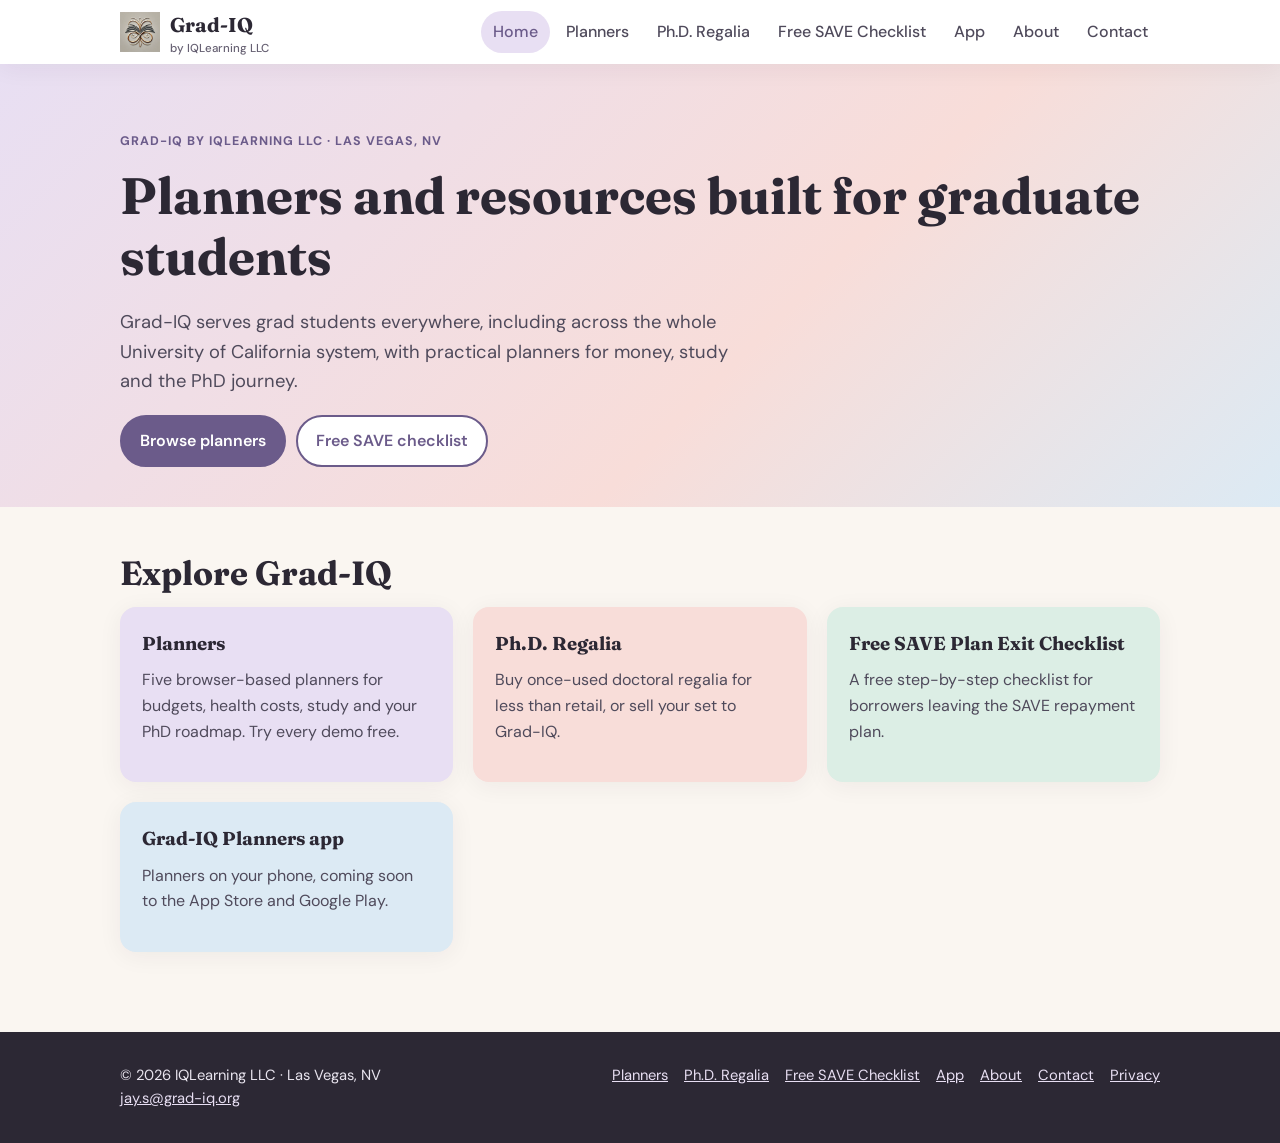
<file: index.html>
<!doctype html><html lang="en"><head><meta charset="utf-8"><meta name="viewport" content="width=device-width,initial-scale=1">
<title>Home · Grad-IQ</title><meta name="description" content="Grad-IQ by IQLearning LLC: planners and resources for graduate students."><link rel="icon" href="assets/img/favicon.svg"><link rel="stylesheet" href="assets/site.css"></head><body>
<header><div class="wrap bar"><a class="brand" href="index.html"><img src="assets/img/iq-learning-logo.png" alt="IQ Learning logo"><span>Grad-IQ<small>by IQLearning LLC</small></span></a>
<button class="menu" aria-expanded="false" aria-controls="nav">Menu</button><nav id="nav" aria-label="Main"><ul><li><a href="index.html" aria-current="page">Home</a></li><li><a href="planners.html">Planners</a></li><li><a href="regalia.html">Ph.D. Regalia</a></li><li><a href="save-checklist.html">Free SAVE Checklist</a></li><li><a href="app.html">App</a></li><li><a href="about.html">About</a></li><li><a href="contact.html">Contact</a></li></ul></nav></div></header>
<main><div class="hero"><div class="wrap"><p class="eyebrow">Grad-IQ by IQLearning LLC · Las Vegas, NV</p>
<h1>Planners and resources built for graduate students</h1><p class="lede">Grad-IQ serves grad students everywhere, including across the whole University of California system, with practical planners for money, study and the PhD journey.</p>
<div class="btns"><a class="btn primary" href="planners.html">Browse planners</a><a class="btn" href="save-checklist.html">Free SAVE checklist</a></div></div></div>
<section><div class="wrap"><h2>Explore Grad-IQ</h2><div class="grid">
<a class="card tint4" href="planners.html" style="text-decoration:none;color:inherit"><h3>Planners</h3><p>Five browser-based planners for budgets, health costs, study and your PhD roadmap. Try every demo free.</p></a>
<a class="card tint3" href="regalia.html" style="text-decoration:none;color:inherit"><h3>Ph.D. Regalia</h3><p>Buy once-used doctoral regalia for less than retail, or sell your set to Grad-IQ.</p></a>
<a class="card tint1" href="save-checklist.html" style="text-decoration:none;color:inherit"><h3>Free SAVE Plan Exit Checklist</h3><p>A free step-by-step checklist for borrowers leaving the SAVE repayment plan.</p></a>
<a class="card tint2" href="app.html" style="text-decoration:none;color:inherit"><h3>Grad-IQ Planners app</h3><p>Planners on your phone, coming soon to the App Store and Google Play.</p></a>
</div></div></section></main>
<footer><div class="wrap cols"><div>© 2026 IQLearning LLC · Las Vegas, NV<br><a href="mailto:jay.s@grad-iq.org">jay.s@grad-iq.org</a></div>
<ul><li><a href="planners.html">Planners</a></li><li><a href="regalia.html">Ph.D. Regalia</a></li><li><a href="save-checklist.html">Free SAVE Checklist</a></li><li><a href="app.html">App</a></li><li><a href="about.html">About</a></li><li><a href="contact.html">Contact</a></li><li><a href="privacy.html">Privacy</a></li></ul></div></footer>
<script src="assets/config.js"></script><script src="assets/site.js"></script></body></html>
</file>
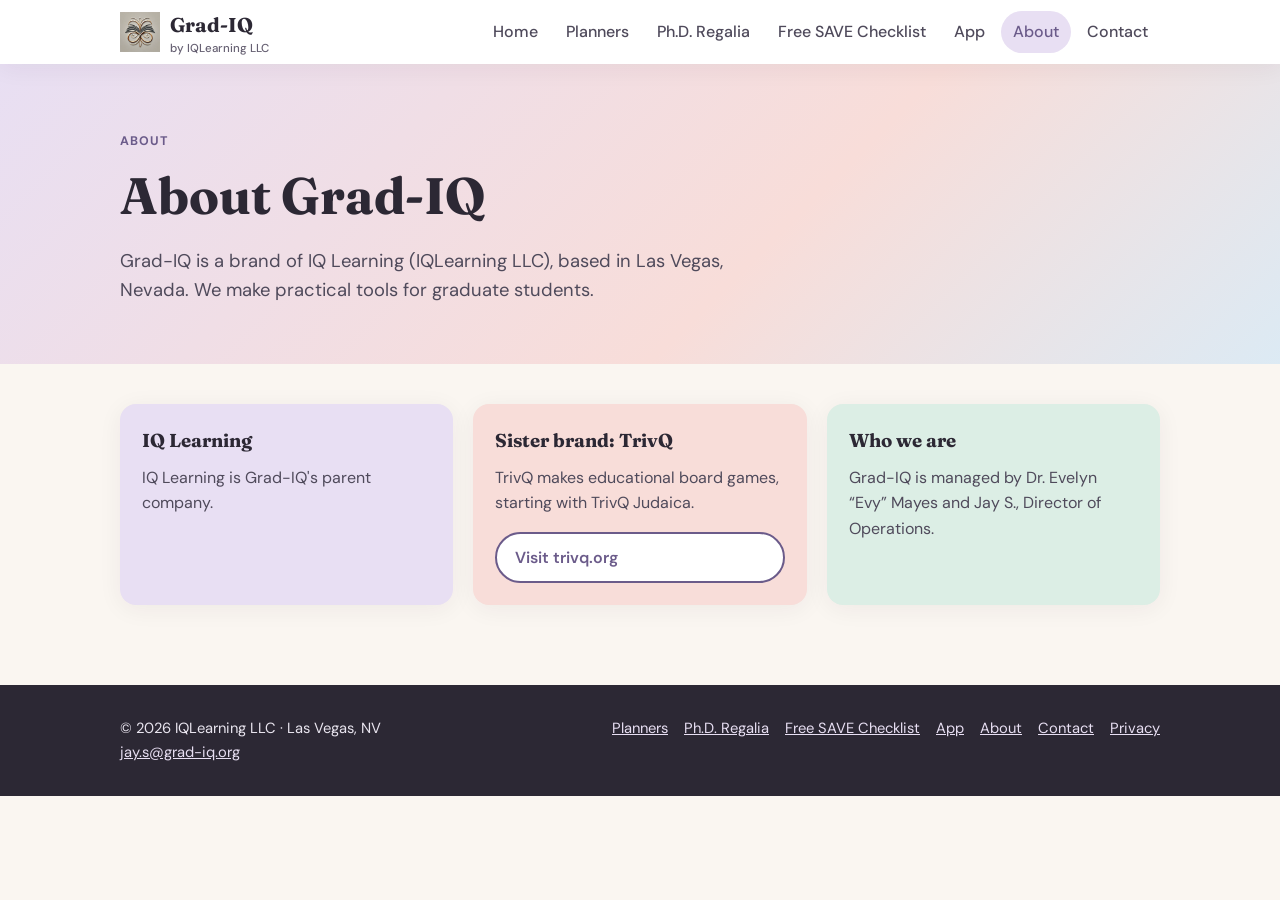
<file: about.html>
<!doctype html><html lang="en"><head><meta charset="utf-8"><meta name="viewport" content="width=device-width,initial-scale=1">
<title>About · Grad-IQ</title><meta name="description" content="About Grad-IQ and IQ Learning."><link rel="icon" href="assets/img/favicon.svg"><link rel="stylesheet" href="assets/site.css"></head><body>
<header><div class="wrap bar"><a class="brand" href="index.html"><img src="assets/img/iq-learning-logo.png" alt="IQ Learning logo"><span>Grad-IQ<small>by IQLearning LLC</small></span></a>
<button class="menu" aria-expanded="false" aria-controls="nav">Menu</button><nav id="nav" aria-label="Main"><ul><li><a href="index.html">Home</a></li><li><a href="planners.html">Planners</a></li><li><a href="regalia.html">Ph.D. Regalia</a></li><li><a href="save-checklist.html">Free SAVE Checklist</a></li><li><a href="app.html">App</a></li><li><a href="about.html" aria-current="page">About</a></li><li><a href="contact.html">Contact</a></li></ul></nav></div></header>
<main><div class="hero"><div class="wrap"><p class="eyebrow">About</p><h1>About Grad-IQ</h1><p class="lede">Grad-IQ is a brand of IQ Learning (IQLearning LLC), based in Las Vegas, Nevada. We make practical tools for graduate students.</p></div></div>
<section><div class="wrap grid"><div class="card tint4"><h3>IQ Learning</h3><p>IQ Learning is Grad-IQ's parent company.</p></div>
<div class="card tint3"><h3>Sister brand: TrivQ</h3><p>TrivQ makes educational board games, starting with TrivQ Judaica.</p><div class="spacer"></div><a class="btn" href="https://trivq.org" target="_blank" rel="noopener">Visit trivq.org</a></div>
<div class="card tint1"><h3>Who we are</h3><p>Grad-IQ is managed by Dr. Evelyn &ldquo;Evy&rdquo; Mayes and Jay S., Director of Operations.</p></div></div></section></main>
<footer><div class="wrap cols"><div>© 2026 IQLearning LLC · Las Vegas, NV<br><a href="mailto:jay.s@grad-iq.org">jay.s@grad-iq.org</a></div>
<ul><li><a href="planners.html">Planners</a></li><li><a href="regalia.html">Ph.D. Regalia</a></li><li><a href="save-checklist.html">Free SAVE Checklist</a></li><li><a href="app.html">App</a></li><li><a href="about.html">About</a></li><li><a href="contact.html">Contact</a></li><li><a href="privacy.html">Privacy</a></li></ul></div></footer>
<script src="assets/config.js"></script><script src="assets/site.js"></script></body></html>
</file>
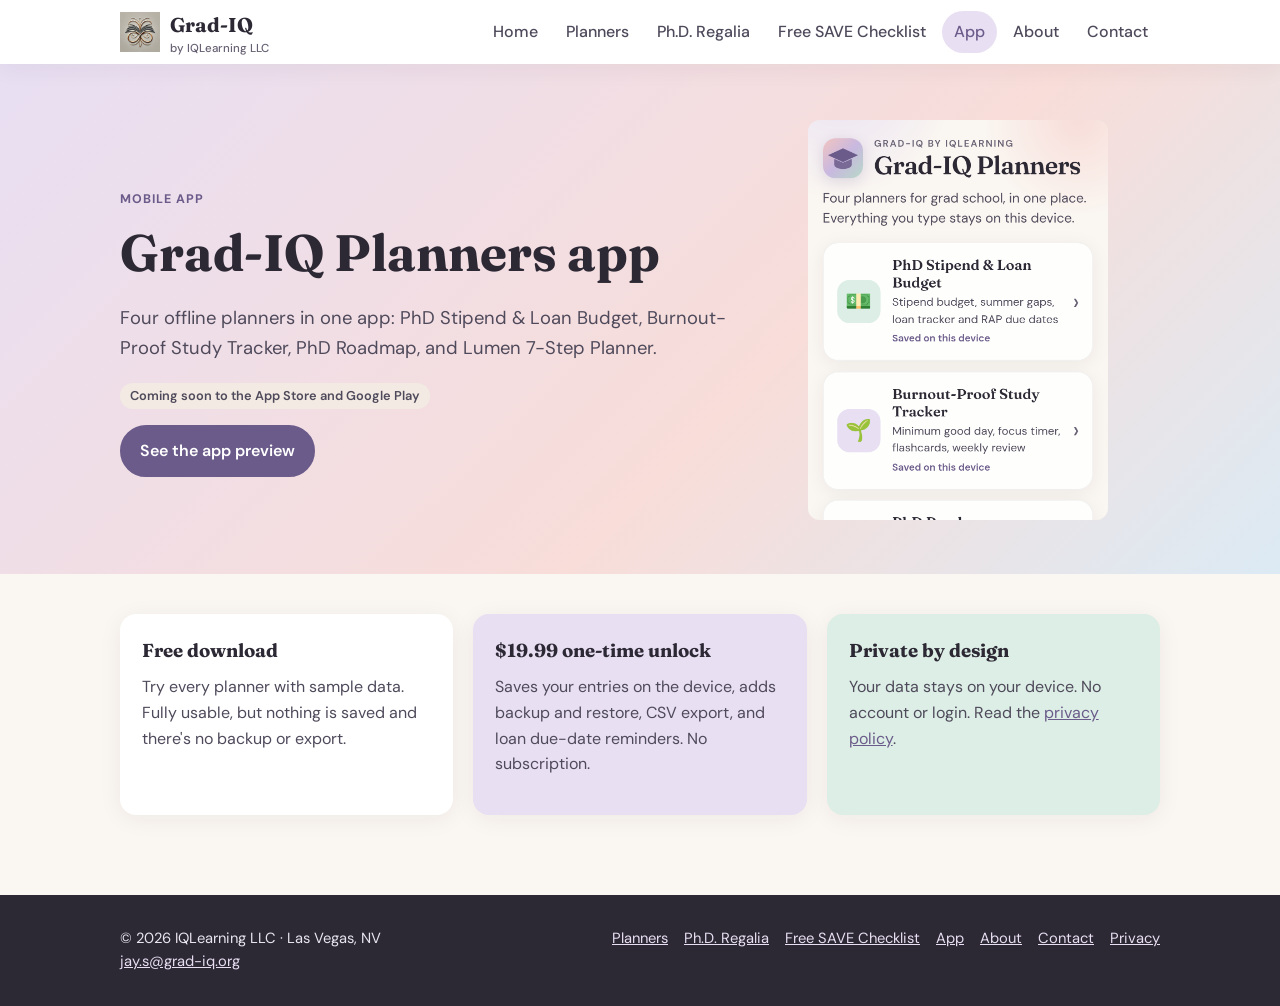
<file: app.html>
<!doctype html><html lang="en"><head><meta charset="utf-8"><meta name="viewport" content="width=device-width,initial-scale=1">
<title>App · Grad-IQ</title><meta name="description" content="Grad-IQ Planners app for iPhone, iPad and Android."><link rel="icon" href="assets/img/favicon.svg"><link rel="stylesheet" href="assets/site.css"></head><body>
<header><div class="wrap bar"><a class="brand" href="index.html"><img src="assets/img/iq-learning-logo.png" alt="IQ Learning logo"><span>Grad-IQ<small>by IQLearning LLC</small></span></a>
<button class="menu" aria-expanded="false" aria-controls="nav">Menu</button><nav id="nav" aria-label="Main"><ul><li><a href="index.html">Home</a></li><li><a href="planners.html">Planners</a></li><li><a href="regalia.html">Ph.D. Regalia</a></li><li><a href="save-checklist.html">Free SAVE Checklist</a></li><li><a href="app.html" aria-current="page">App</a></li><li><a href="about.html">About</a></li><li><a href="contact.html">Contact</a></li></ul></nav></div></header>
<main><div class="hero"><div class="wrap split"><div><p class="eyebrow">Mobile app</p><h1>Grad-IQ Planners app</h1><p class="lede">Four offline planners in one app: PhD Stipend &amp; Loan Budget, Burnout-Proof Study Tracker, PhD Roadmap, and Lumen 7-Step Planner.</p>
<p><span class="tag">Coming soon to the App Store and Google Play</span></p><div class="btns"><a class="btn primary" href="https://gradiq.github.io/grad-iq-app-preview/" target="_blank" rel="noopener">See the app preview</a></div></div>
<img class="shot" style="max-width:300px;justify-self:center" src="assets/img/app.png" alt="Grad-IQ Planners app home screen"></div></div>
<section><div class="wrap"><div class="grid"><div class="card"><h3>Free download</h3><p>Try every planner with sample data. Fully usable, but nothing is saved and there's no backup or export.</p></div>
<div class="card tint4"><h3>$19.99 one-time unlock</h3><p>Saves your entries on the device, adds backup and restore, CSV export, and loan due-date reminders. No subscription.</p></div>
<div class="card tint1"><h3>Private by design</h3><p>Your data stays on your device. No account or login. Read the <a href="privacy.html">privacy policy</a>.</p></div></div></div></section></main>
<footer><div class="wrap cols"><div>© 2026 IQLearning LLC · Las Vegas, NV<br><a href="mailto:jay.s@grad-iq.org">jay.s@grad-iq.org</a></div>
<ul><li><a href="planners.html">Planners</a></li><li><a href="regalia.html">Ph.D. Regalia</a></li><li><a href="save-checklist.html">Free SAVE Checklist</a></li><li><a href="app.html">App</a></li><li><a href="about.html">About</a></li><li><a href="contact.html">Contact</a></li><li><a href="privacy.html">Privacy</a></li></ul></div></footer>
<script src="assets/config.js"></script><script src="assets/site.js"></script></body></html>
</file>
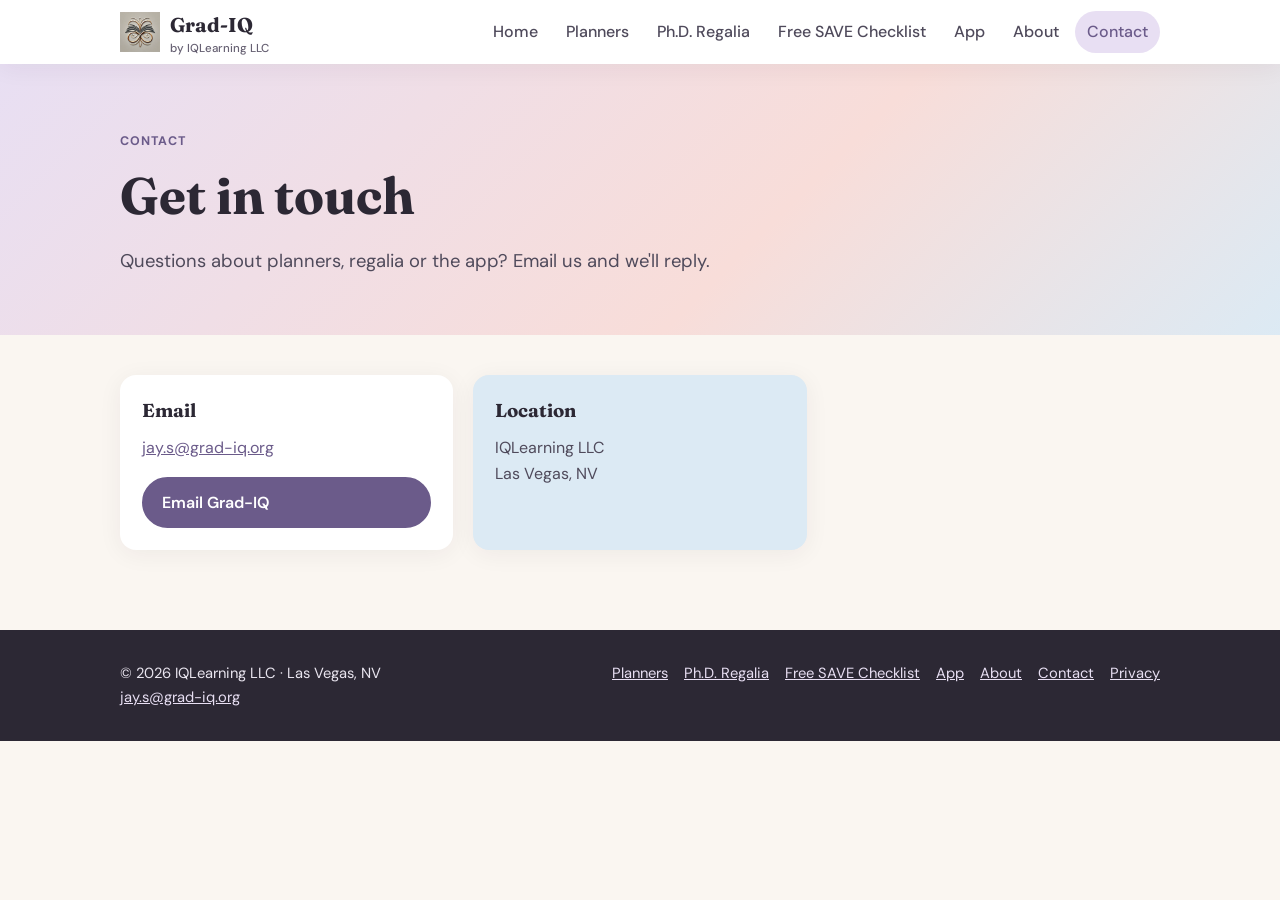
<file: contact.html>
<!doctype html><html lang="en"><head><meta charset="utf-8"><meta name="viewport" content="width=device-width,initial-scale=1">
<title>Contact · Grad-IQ</title><meta name="description" content="Contact Grad-IQ."><link rel="icon" href="assets/img/favicon.svg"><link rel="stylesheet" href="assets/site.css"></head><body>
<header><div class="wrap bar"><a class="brand" href="index.html"><img src="assets/img/iq-learning-logo.png" alt="IQ Learning logo"><span>Grad-IQ<small>by IQLearning LLC</small></span></a>
<button class="menu" aria-expanded="false" aria-controls="nav">Menu</button><nav id="nav" aria-label="Main"><ul><li><a href="index.html">Home</a></li><li><a href="planners.html">Planners</a></li><li><a href="regalia.html">Ph.D. Regalia</a></li><li><a href="save-checklist.html">Free SAVE Checklist</a></li><li><a href="app.html">App</a></li><li><a href="about.html">About</a></li><li><a href="contact.html" aria-current="page">Contact</a></li></ul></nav></div></header>
<main><div class="hero"><div class="wrap"><p class="eyebrow">Contact</p><h1>Get in touch</h1><p class="lede">Questions about planners, regalia or the app? Email us and we'll reply.</p></div></div>
<section><div class="wrap grid"><div class="card"><h3>Email</h3><p><a href="mailto:jay.s@grad-iq.org">jay.s@grad-iq.org</a></p><a class="btn primary" href="mailto:jay.s@grad-iq.org">Email Grad-IQ</a></div>
<div class="card tint2"><h3>Location</h3><p>IQLearning LLC<br>Las Vegas, NV</p></div></div></section></main>
<footer><div class="wrap cols"><div>© 2026 IQLearning LLC · Las Vegas, NV<br><a href="mailto:jay.s@grad-iq.org">jay.s@grad-iq.org</a></div>
<ul><li><a href="planners.html">Planners</a></li><li><a href="regalia.html">Ph.D. Regalia</a></li><li><a href="save-checklist.html">Free SAVE Checklist</a></li><li><a href="app.html">App</a></li><li><a href="about.html">About</a></li><li><a href="contact.html">Contact</a></li><li><a href="privacy.html">Privacy</a></li></ul></div></footer>
<script src="assets/config.js"></script><script src="assets/site.js"></script></body></html>
</file>
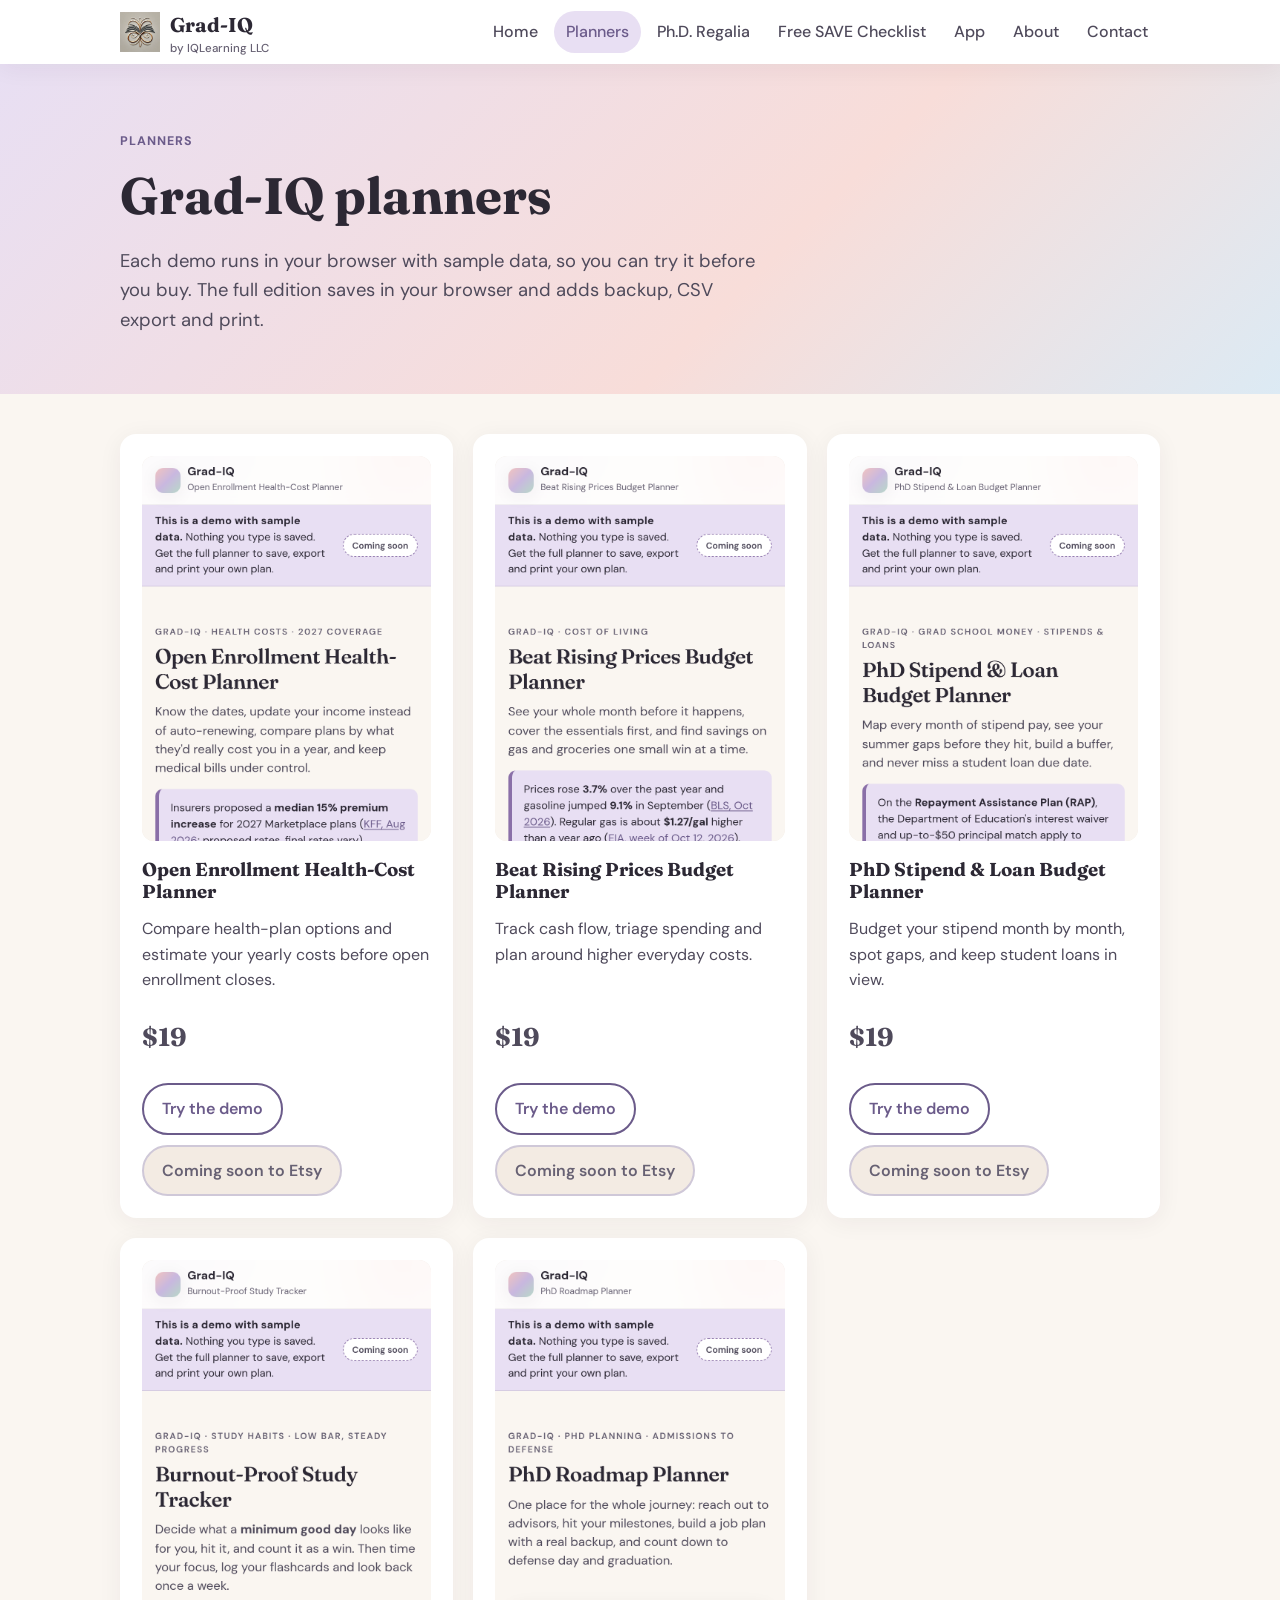
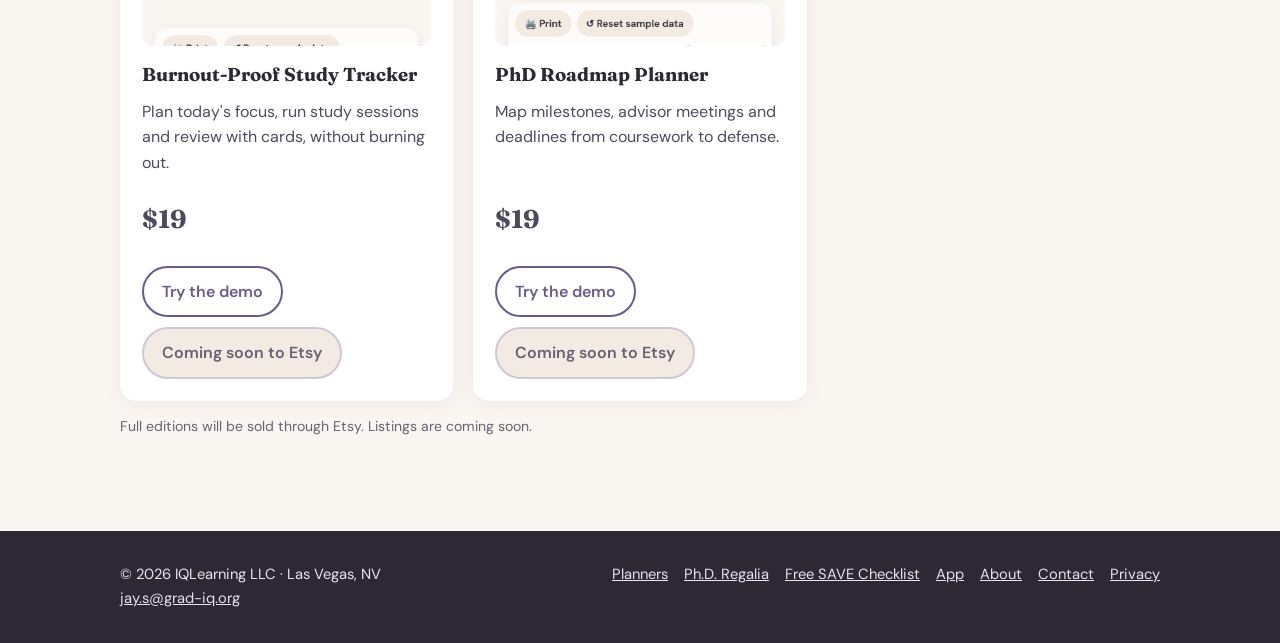
<file: planners.html>
<!doctype html><html lang="en"><head><meta charset="utf-8"><meta name="viewport" content="width=device-width,initial-scale=1">
<title>Planners · Grad-IQ</title><meta name="description" content="Grad-IQ planners for graduate students, $19 each."><link rel="icon" href="assets/img/favicon.svg"><link rel="stylesheet" href="assets/site.css"></head><body>
<header><div class="wrap bar"><a class="brand" href="index.html"><img src="assets/img/iq-learning-logo.png" alt="IQ Learning logo"><span>Grad-IQ<small>by IQLearning LLC</small></span></a>
<button class="menu" aria-expanded="false" aria-controls="nav">Menu</button><nav id="nav" aria-label="Main"><ul><li><a href="index.html">Home</a></li><li><a href="planners.html" aria-current="page">Planners</a></li><li><a href="regalia.html">Ph.D. Regalia</a></li><li><a href="save-checklist.html">Free SAVE Checklist</a></li><li><a href="app.html">App</a></li><li><a href="about.html">About</a></li><li><a href="contact.html">Contact</a></li></ul></nav></div></header>
<main><div class="hero"><div class="wrap"><p class="eyebrow">Planners</p><h1>Grad-IQ planners</h1><p class="lede">Each demo runs in your browser with sample data, so you can try it before you buy. The full edition saves in your browser and adds backup, CSV export and print.</p></div></div>
<section><div class="wrap"><div class="grid"><article class="card"><img class="shot" src="assets/img/open-enrollment.png" alt="Open Enrollment Health-Cost Planner demo on a phone" loading="lazy"><h3>Open Enrollment Health-Cost Planner</h3><p>Compare health-plan options and estimate your yearly costs before open enrollment closes.</p><div class="spacer"></div>
<p class="price">$19</p><div class="btns"><a class="btn" href="https://gradiq.github.io/open-enrollment-planner/" target="_blank" rel="noopener">Try the demo</a><a class="btn disabled" data-buy="open-enrollment" aria-disabled="true">Coming soon to Etsy</a></div></article><article class="card"><img class="shot" src="assets/img/beat-rising-prices.png" alt="Beat Rising Prices Budget Planner demo on a phone" loading="lazy"><h3>Beat Rising Prices Budget Planner</h3><p>Track cash flow, triage spending and plan around higher everyday costs.</p><div class="spacer"></div>
<p class="price">$19</p><div class="btns"><a class="btn" href="https://gradiq.github.io/beat-rising-prices-planner/" target="_blank" rel="noopener">Try the demo</a><a class="btn disabled" data-buy="beat-rising-prices" aria-disabled="true">Coming soon to Etsy</a></div></article><article class="card"><img class="shot" src="assets/img/phd-stipend-loan.png" alt="PhD Stipend &amp; Loan Budget Planner demo on a phone" loading="lazy"><h3>PhD Stipend &amp; Loan Budget Planner</h3><p>Budget your stipend month by month, spot gaps, and keep student loans in view.</p><div class="spacer"></div>
<p class="price">$19</p><div class="btns"><a class="btn" href="https://gradiq.github.io/phd-stipend-loan-planner/" target="_blank" rel="noopener">Try the demo</a><a class="btn disabled" data-buy="phd-stipend-loan" aria-disabled="true">Coming soon to Etsy</a></div></article><article class="card"><img class="shot" src="assets/img/burnout-proof-study.png" alt="Burnout-Proof Study Tracker demo on a phone" loading="lazy"><h3>Burnout-Proof Study Tracker</h3><p>Plan today's focus, run study sessions and review with cards, without burning out.</p><div class="spacer"></div>
<p class="price">$19</p><div class="btns"><a class="btn" href="https://gradiq.github.io/burnout-proof-study-tracker/" target="_blank" rel="noopener">Try the demo</a><a class="btn disabled" data-buy="burnout-proof-study" aria-disabled="true">Coming soon to Etsy</a></div></article><article class="card"><img class="shot" src="assets/img/phd-roadmap.png" alt="PhD Roadmap Planner demo on a phone" loading="lazy"><h3>PhD Roadmap Planner</h3><p>Map milestones, advisor meetings and deadlines from coursework to defense.</p><div class="spacer"></div>
<p class="price">$19</p><div class="btns"><a class="btn" href="https://gradiq.github.io/phd-roadmap-planner/" target="_blank" rel="noopener">Try the demo</a><a class="btn disabled" data-buy="phd-roadmap" aria-disabled="true">Coming soon to Etsy</a></div></article></div><p class="note">Full editions will be sold through Etsy. Listings are coming soon.</p></div></section></main>
<footer><div class="wrap cols"><div>© 2026 IQLearning LLC · Las Vegas, NV<br><a href="mailto:jay.s@grad-iq.org">jay.s@grad-iq.org</a></div>
<ul><li><a href="planners.html">Planners</a></li><li><a href="regalia.html">Ph.D. Regalia</a></li><li><a href="save-checklist.html">Free SAVE Checklist</a></li><li><a href="app.html">App</a></li><li><a href="about.html">About</a></li><li><a href="contact.html">Contact</a></li><li><a href="privacy.html">Privacy</a></li></ul></div></footer>
<script src="assets/config.js"></script><script src="assets/site.js"></script></body></html>
</file>
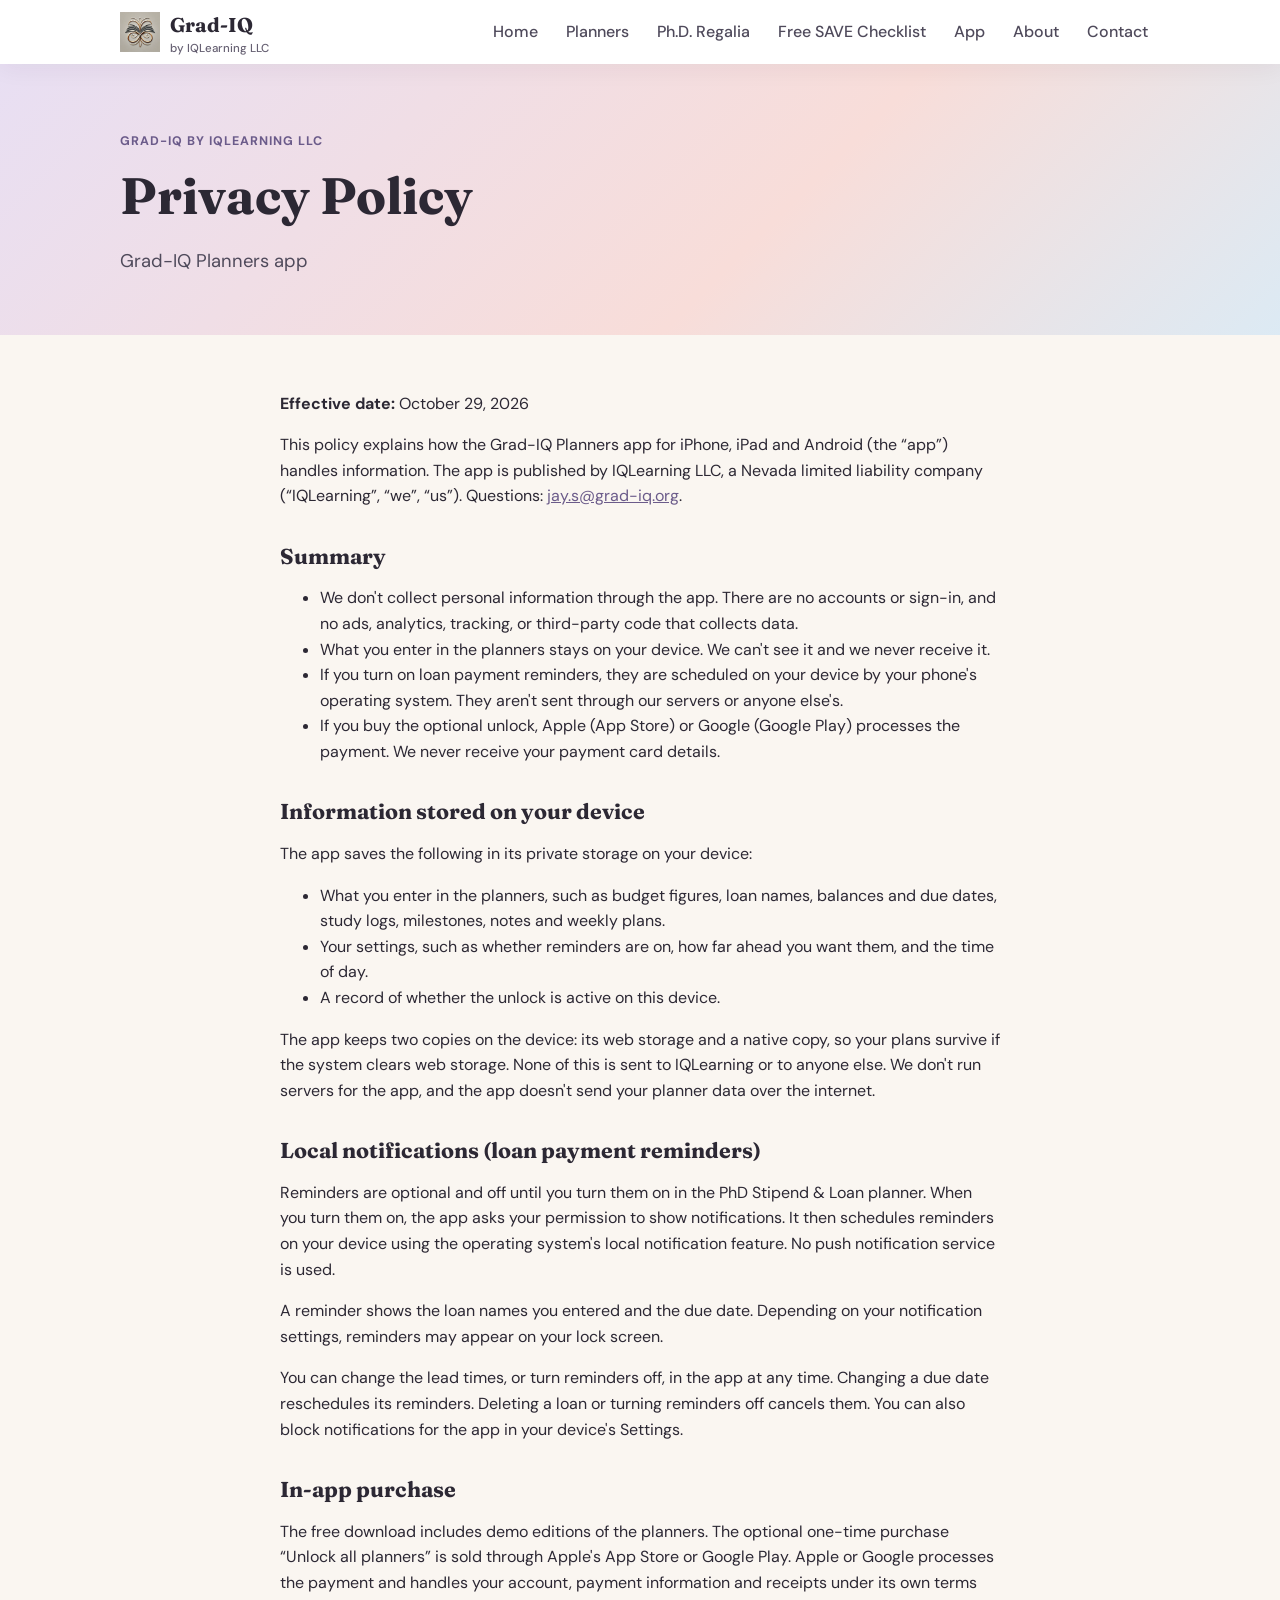
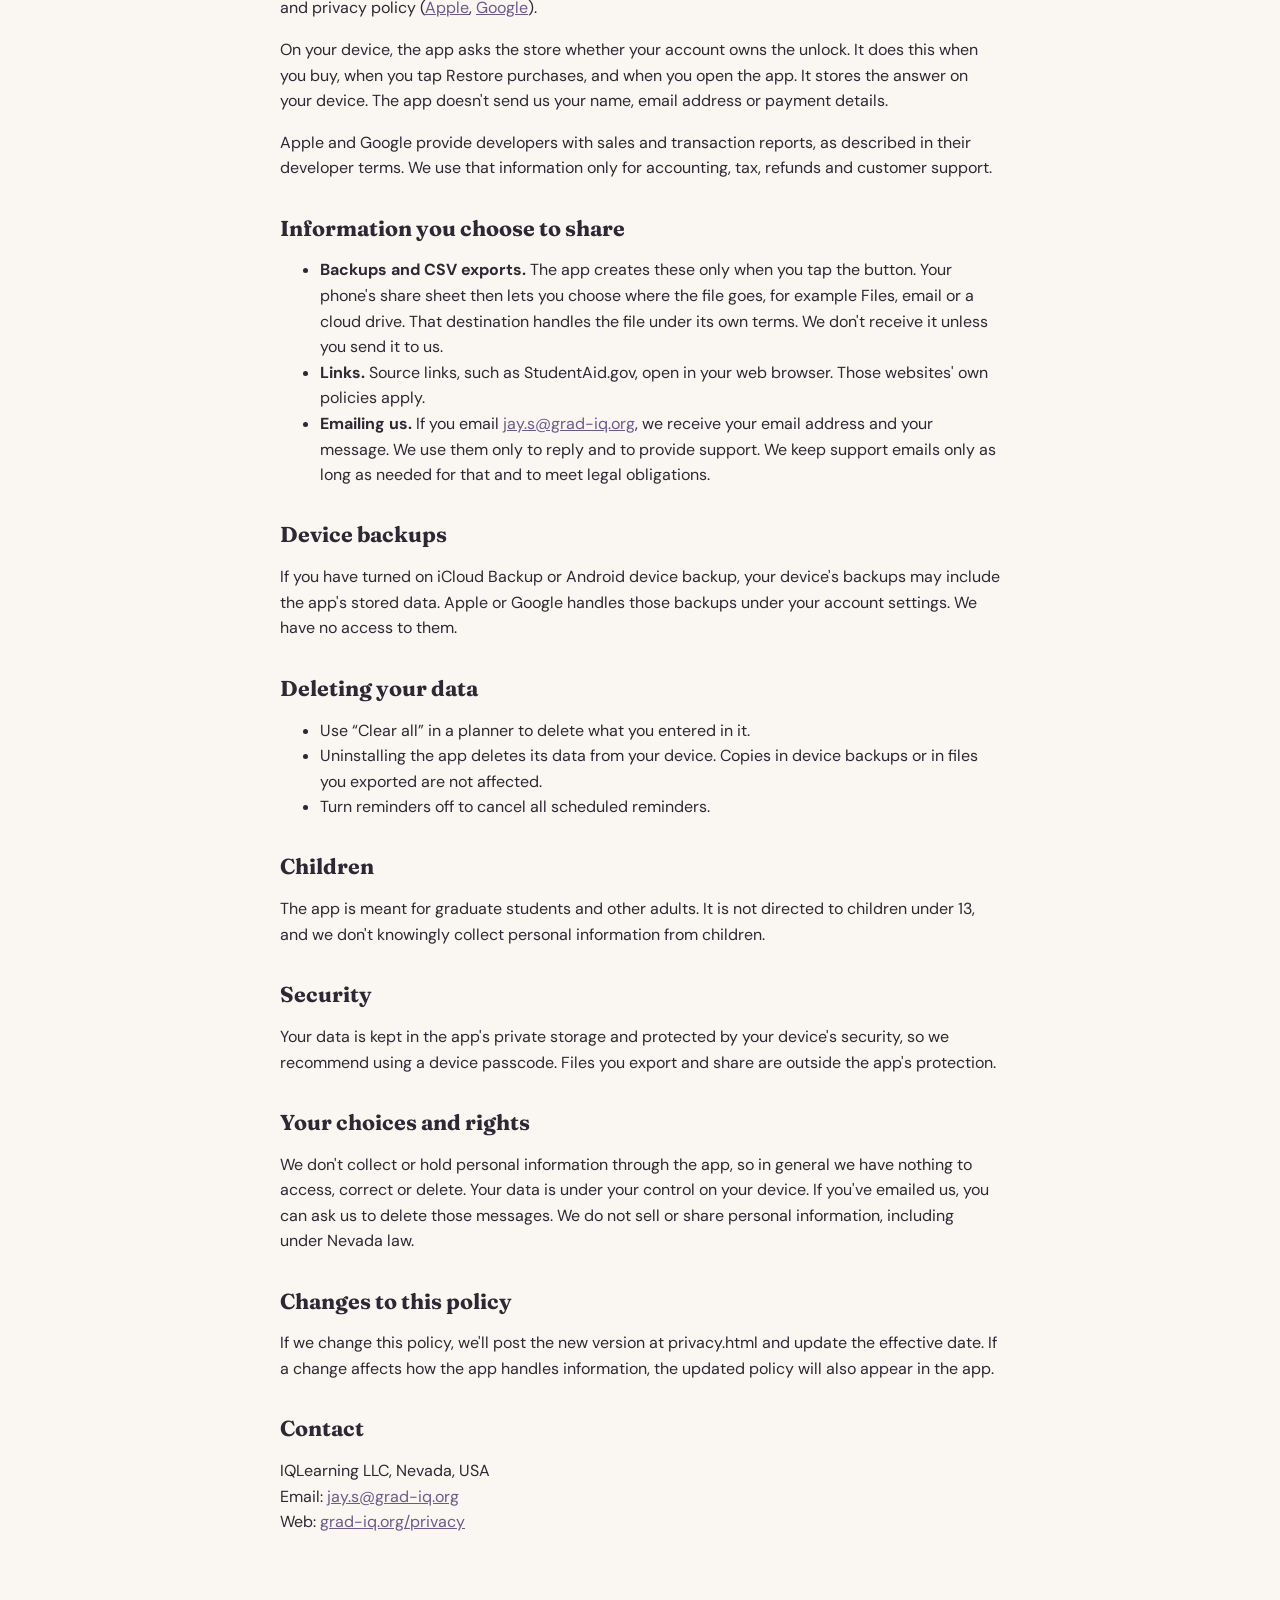
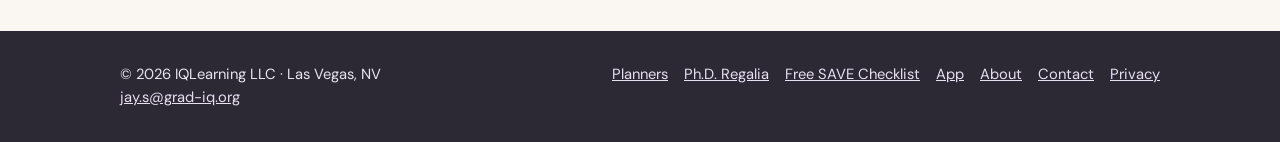
<file: privacy.html>
<!doctype html><html lang="en"><head><meta charset="utf-8"><meta name="viewport" content="width=device-width,initial-scale=1">
<title>Privacy Policy · Grad-IQ</title><meta name="description" content="Grad-IQ Planners privacy policy, IQLearning LLC."><link rel="icon" href="assets/img/favicon.svg"><link rel="stylesheet" href="assets/site.css"></head><body>
<header><div class="wrap bar"><a class="brand" href="index.html"><img src="assets/img/iq-learning-logo.png" alt="IQ Learning logo"><span>Grad-IQ<small>by IQLearning LLC</small></span></a>
<button class="menu" aria-expanded="false" aria-controls="nav">Menu</button><nav id="nav" aria-label="Main"><ul><li><a href="index.html">Home</a></li><li><a href="planners.html">Planners</a></li><li><a href="regalia.html">Ph.D. Regalia</a></li><li><a href="save-checklist.html">Free SAVE Checklist</a></li><li><a href="app.html">App</a></li><li><a href="about.html">About</a></li><li><a href="contact.html">Contact</a></li></ul></nav></div></header>
<main><div class="hero"><div class="wrap"><p class="eyebrow">Grad-IQ by IQLearning LLC</p><h1>Privacy Policy</h1><p class="lede">Grad-IQ Planners app</p></div></div><section><div class="wrap prose"><p class="meta"><strong>Effective date:</strong> <span class="eff">October 29, 2026</span></p>
<p>This policy explains how the Grad-IQ Planners app for iPhone, iPad and Android (the “app”) handles information. The app is published by IQLearning LLC, a Nevada limited liability company (“IQLearning”, “we”, “us”). Questions: <a href="mailto:jay.s@grad-iq.org">jay.s@grad-iq.org</a>.</p>
<h2>Summary</h2>
<ul>
  <li>We don't collect personal information through the app. There are no accounts or sign-in, and no ads, analytics, tracking, or third-party code that collects data.</li>
  <li>What you enter in the planners stays on your device. We can't see it and we never receive it.</li>
  <li>If you turn on loan payment reminders, they are scheduled on your device by your phone's operating system. They aren't sent through our servers or anyone else's.</li>
  <li>If you buy the optional unlock, Apple (App Store) or Google (Google Play) processes the payment. We never receive your payment card details.</li>
</ul>
<h2>Information stored on your device</h2>
<p>The app saves the following in its private storage on your device:</p>
<ul>
  <li>What you enter in the planners, such as budget figures, loan names, balances and due dates, study logs, milestones, notes and weekly plans.</li>
  <li>Your settings, such as whether reminders are on, how far ahead you want them, and the time of day.</li>
  <li>A record of whether the unlock is active on this device.</li>
</ul>
<p>The app keeps two copies on the device: its web storage and a native copy, so your plans survive if the system clears web storage. None of this is sent to IQLearning or to anyone else. We don't run servers for the app, and the app doesn't send your planner data over the internet.</p>
<h2>Local notifications (loan payment reminders)</h2>
<p>Reminders are optional and off until you turn them on in the PhD Stipend & Loan planner. When you turn them on, the app asks your permission to show notifications. It then schedules reminders on your device using the operating system's local notification feature. No push notification service is used.</p>
<p>A reminder shows the loan names you entered and the due date. Depending on your notification settings, reminders may appear on your lock screen.</p>
<p>You can change the lead times, or turn reminders off, in the app at any time. Changing a due date reschedules its reminders. Deleting a loan or turning reminders off cancels them. You can also block notifications for the app in your device's Settings.</p>
<h2>In-app purchase</h2>
<p>The free download includes demo editions of the planners. The optional one-time purchase “Unlock all planners” is sold through Apple's App Store or Google Play. Apple or Google processes the payment and handles your account, payment information and receipts under its own terms and privacy policy (<a href="https://www.apple.com/legal/privacy/">Apple</a>, <a href="https://policies.google.com/privacy">Google</a>).</p>
<p>On your device, the app asks the store whether your account owns the unlock. It does this when you buy, when you tap Restore purchases, and when you open the app. It stores the answer on your device. The app doesn't send us your name, email address or payment details.</p>
<p>Apple and Google provide developers with sales and transaction reports, as described in their developer terms. We use that information only for accounting, tax, refunds and customer support.</p>
<h2>Information you choose to share</h2>
<ul>
  <li><strong>Backups and CSV exports.</strong> The app creates these only when you tap the button. Your phone's share sheet then lets you choose where the file goes, for example Files, email or a cloud drive. That destination handles the file under its own terms. We don't receive it unless you send it to us.</li>
  <li><strong>Links.</strong> Source links, such as StudentAid.gov, open in your web browser. Those websites' own policies apply.</li>
  <li><strong>Emailing us.</strong> If you email <a href="mailto:jay.s@grad-iq.org">jay.s@grad-iq.org</a>, we receive your email address and your message. We use them only to reply and to provide support. We keep support emails only as long as needed for that and to meet legal obligations.</li>
</ul>
<h2>Device backups</h2>
<p>If you have turned on iCloud Backup or Android device backup, your device's backups may include the app's stored data. Apple or Google handles those backups under your account settings. We have no access to them.</p>
<h2>Deleting your data</h2>
<ul>
  <li>Use “Clear all” in a planner to delete what you entered in it.</li>
  <li>Uninstalling the app deletes its data from your device. Copies in device backups or in files you exported are not affected.</li>
  <li>Turn reminders off to cancel all scheduled reminders.</li>
</ul>
<h2>Children</h2>
<p>The app is meant for graduate students and other adults. It is not directed to children under 13, and we don't knowingly collect personal information from children.</p>
<h2>Security</h2>
<p>Your data is kept in the app's private storage and protected by your device's security, so we recommend using a device passcode. Files you export and share are outside the app's protection.</p>
<h2>Your choices and rights</h2>
<p>We don't collect or hold personal information through the app, so in general we have nothing to access, correct or delete. Your data is under your control on your device. If you've emailed us, you can ask us to delete those messages. We do not sell or share personal information, including under Nevada law.</p>
<h2>Changes to this policy</h2>
<p>If we change this policy, we'll post the new version at privacy.html and update the effective date. If a change affects how the app handles information, the updated policy will also appear in the app.</p>
<h2>Contact</h2>
<p>IQLearning LLC, Nevada, USA<br>Email: <a href="mailto:jay.s@grad-iq.org">jay.s@grad-iq.org</a><br>Web: <a href="privacy.html">grad-iq.org/privacy</a></p>
</div></section></main>
<footer><div class="wrap cols"><div>© 2026 IQLearning LLC · Las Vegas, NV<br><a href="mailto:jay.s@grad-iq.org">jay.s@grad-iq.org</a></div>
<ul><li><a href="planners.html">Planners</a></li><li><a href="regalia.html">Ph.D. Regalia</a></li><li><a href="save-checklist.html">Free SAVE Checklist</a></li><li><a href="app.html">App</a></li><li><a href="about.html">About</a></li><li><a href="contact.html">Contact</a></li><li><a href="privacy.html">Privacy</a></li></ul></div></footer>
<script src="assets/config.js"></script><script src="assets/site.js"></script></body></html>
</file>
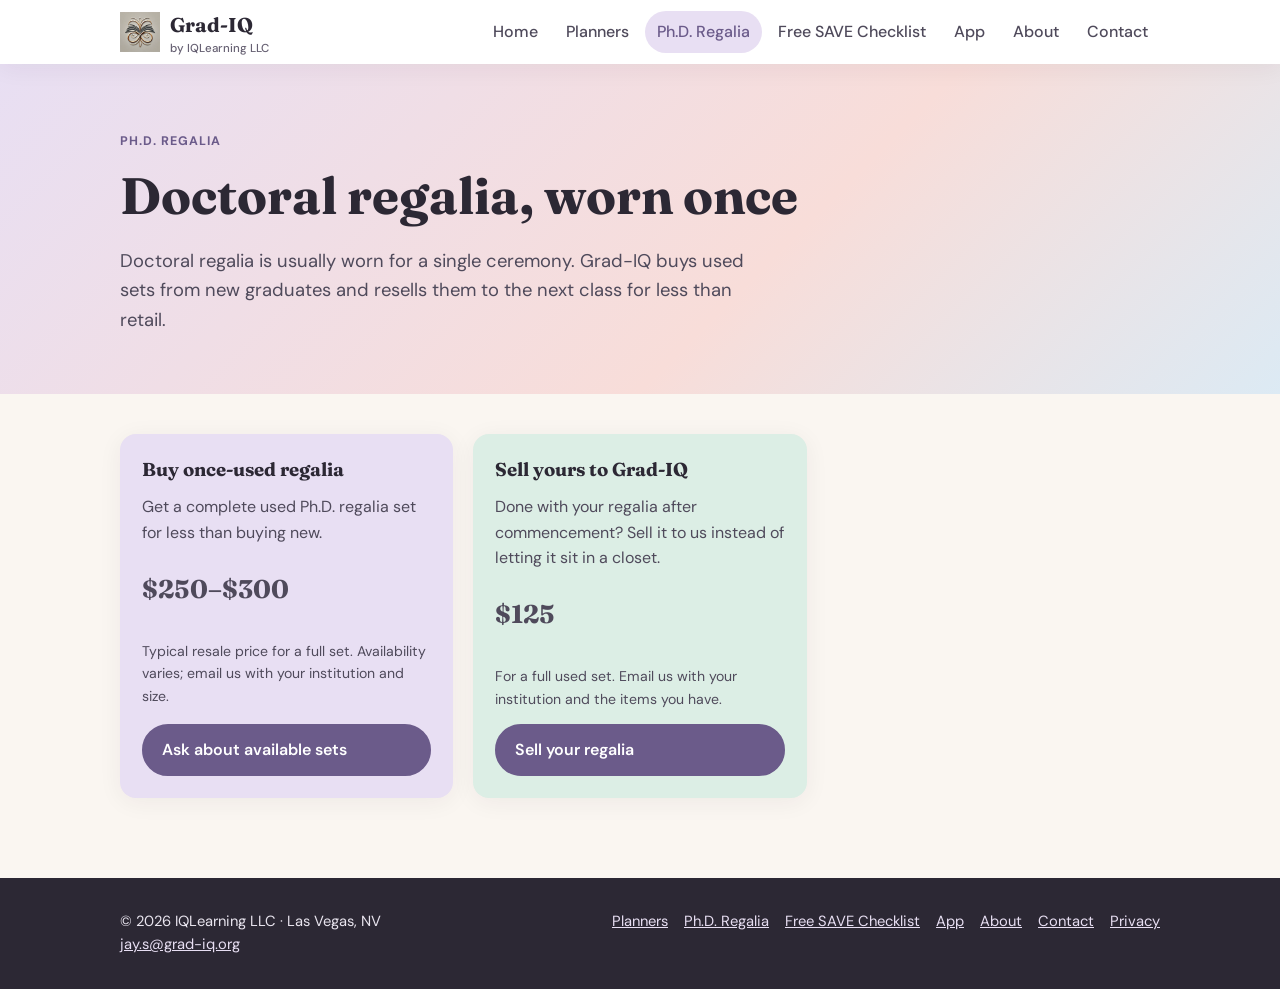
<file: regalia.html>
<!doctype html><html lang="en"><head><meta charset="utf-8"><meta name="viewport" content="width=device-width,initial-scale=1">
<title>Ph.D. Regalia · Grad-IQ</title><meta name="description" content="Buy once-used Ph.D. regalia or sell yours to Grad-IQ."><link rel="icon" href="assets/img/favicon.svg"><link rel="stylesheet" href="assets/site.css"></head><body>
<header><div class="wrap bar"><a class="brand" href="index.html"><img src="assets/img/iq-learning-logo.png" alt="IQ Learning logo"><span>Grad-IQ<small>by IQLearning LLC</small></span></a>
<button class="menu" aria-expanded="false" aria-controls="nav">Menu</button><nav id="nav" aria-label="Main"><ul><li><a href="index.html">Home</a></li><li><a href="planners.html">Planners</a></li><li><a href="regalia.html" aria-current="page">Ph.D. Regalia</a></li><li><a href="save-checklist.html">Free SAVE Checklist</a></li><li><a href="app.html">App</a></li><li><a href="about.html">About</a></li><li><a href="contact.html">Contact</a></li></ul></nav></div></header>
<main><div class="hero"><div class="wrap"><p class="eyebrow">Ph.D. Regalia</p><h1>Doctoral regalia, worn once</h1><p class="lede">Doctoral regalia is usually worn for a single ceremony. Grad-IQ buys used sets from new graduates and resells them to the next class for less than retail.</p></div></div>
<section><div class="wrap"><div class="grid">
<div class="card tint4"><h3>Buy once-used regalia</h3><p>Get a complete used Ph.D. regalia set for less than buying new.</p><p class="price">$250–$300</p><p class="note">Typical resale price for a full set. Availability varies; email us with your institution and size.</p><div class="spacer"></div><a class="btn primary" href="mailto:jay.s@grad-iq.org?subject=Buying%20Ph.D.%20regalia">Ask about available sets</a></div>
<div class="card tint1"><h3>Sell yours to Grad-IQ</h3><p>Done with your regalia after commencement? Sell it to us instead of letting it sit in a closet.</p><p class="price">$125</p><p class="note">For a full used set. Email us with your institution and the items you have.</p><div class="spacer"></div><a class="btn primary" href="mailto:jay.s@grad-iq.org?subject=Selling%20my%20Ph.D.%20regalia">Sell your regalia</a></div>
</div></div></section></main>
<footer><div class="wrap cols"><div>© 2026 IQLearning LLC · Las Vegas, NV<br><a href="mailto:jay.s@grad-iq.org">jay.s@grad-iq.org</a></div>
<ul><li><a href="planners.html">Planners</a></li><li><a href="regalia.html">Ph.D. Regalia</a></li><li><a href="save-checklist.html">Free SAVE Checklist</a></li><li><a href="app.html">App</a></li><li><a href="about.html">About</a></li><li><a href="contact.html">Contact</a></li><li><a href="privacy.html">Privacy</a></li></ul></div></footer>
<script src="assets/config.js"></script><script src="assets/site.js"></script></body></html>
</file>
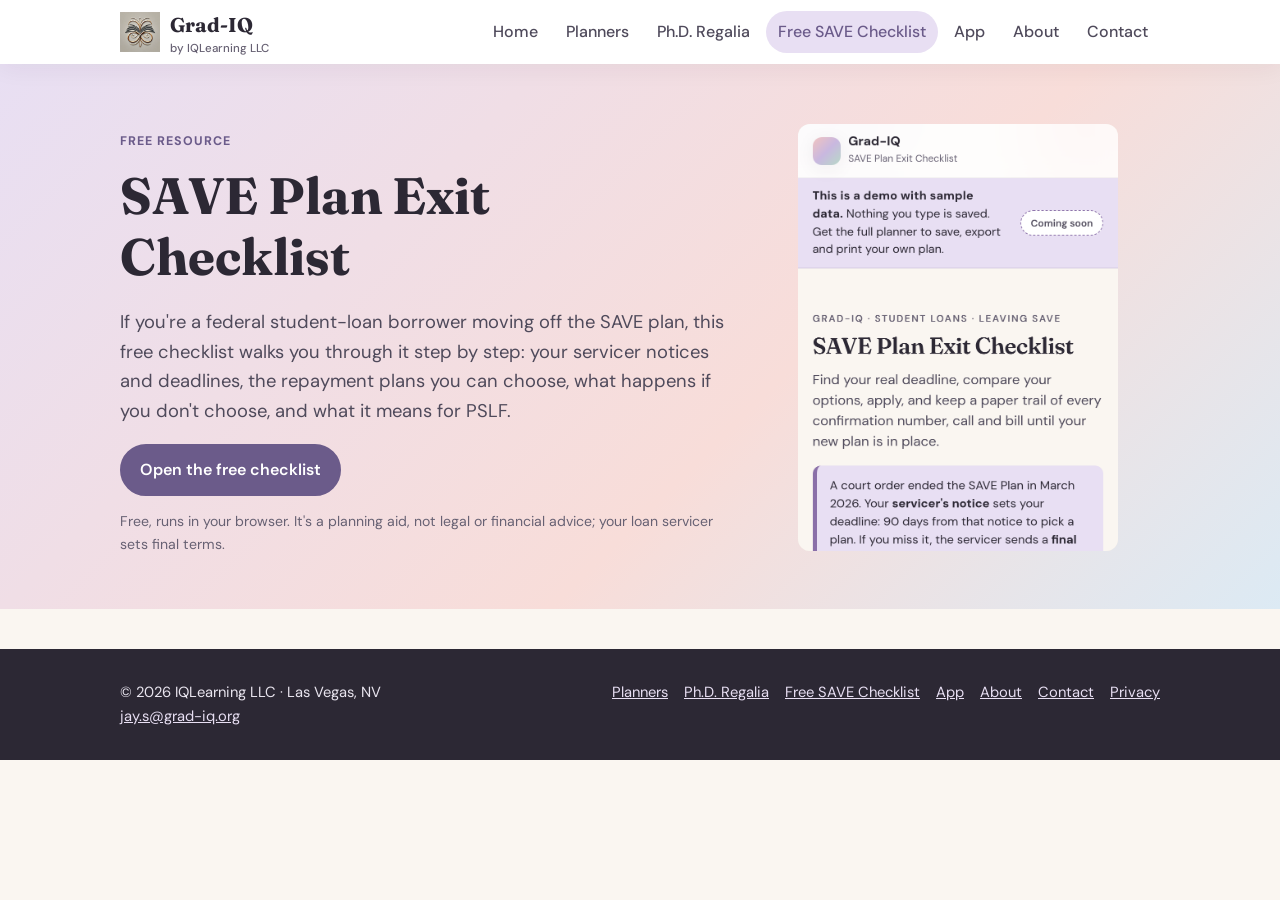
<file: save-checklist.html>
<!doctype html><html lang="en"><head><meta charset="utf-8"><meta name="viewport" content="width=device-width,initial-scale=1">
<title>Free SAVE Plan Exit Checklist · Grad-IQ</title><meta name="description" content="A free checklist for federal student-loan borrowers leaving the SAVE plan."><link rel="icon" href="assets/img/favicon.svg"><link rel="stylesheet" href="assets/site.css"></head><body>
<header><div class="wrap bar"><a class="brand" href="index.html"><img src="assets/img/iq-learning-logo.png" alt="IQ Learning logo"><span>Grad-IQ<small>by IQLearning LLC</small></span></a>
<button class="menu" aria-expanded="false" aria-controls="nav">Menu</button><nav id="nav" aria-label="Main"><ul><li><a href="index.html">Home</a></li><li><a href="planners.html">Planners</a></li><li><a href="regalia.html">Ph.D. Regalia</a></li><li><a href="save-checklist.html" aria-current="page">Free SAVE Checklist</a></li><li><a href="app.html">App</a></li><li><a href="about.html">About</a></li><li><a href="contact.html">Contact</a></li></ul></nav></div></header>
<main><div class="hero"><div class="wrap split"><div><p class="eyebrow">Free resource</p><h1>SAVE Plan Exit Checklist</h1><p class="lede">If you're a federal student-loan borrower moving off the SAVE plan, this free checklist walks you through it step by step: your servicer notices and deadlines, the repayment plans you can choose, what happens if you don't choose, and what it means for PSLF.</p>
<div class="btns"><a class="btn primary" href="https://save.grad-iq.org/" target="_blank" rel="noopener">Open the free checklist</a></div><p class="note">Free, runs in your browser. It's a planning aid, not legal or financial advice; your loan servicer sets final terms.</p></div>
<img class="shot" style="max-width:320px;justify-self:center" src="assets/img/save-exit.png" alt="SAVE Plan Exit Checklist on a phone"></div></div></main>
<footer><div class="wrap cols"><div>© 2026 IQLearning LLC · Las Vegas, NV<br><a href="mailto:jay.s@grad-iq.org">jay.s@grad-iq.org</a></div>
<ul><li><a href="planners.html">Planners</a></li><li><a href="regalia.html">Ph.D. Regalia</a></li><li><a href="save-checklist.html">Free SAVE Checklist</a></li><li><a href="app.html">App</a></li><li><a href="about.html">About</a></li><li><a href="contact.html">Contact</a></li><li><a href="privacy.html">Privacy</a></li></ul></div></footer>
<script src="assets/config.js"></script><script src="assets/site.js"></script></body></html>
</file>
<file: assets/site.css>
@font-face{font-family:"DM Sans";src:url("fonts/dmsans.woff2") format("woff2");font-weight:400 700;font-display:swap}
@font-face{font-family:"Fraunces";src:url("fonts/fraunces.woff2") format("woff2");font-weight:500 700;font-display:swap}
:root{--cream:#faf6f1;--cream-deep:#f3ebe3;--blush-soft:#f8ddd9;--lavender-soft:#e8dff3;--mint-soft:#dceee5;--sky-soft:#dceaf4;--ink:#2c2834;--ink-soft:#4f4a5b;--muted:#676173;--plum:#6b5b8a;--plum-2:#8a6fa8;--gold:#b8892b;--shadow:0 4px 24px rgba(44,40,52,.06);--shadow-lg:0 12px 40px rgba(44,40,52,.1);--r:16px;--font:"DM Sans",system-ui,sans-serif;--display:"Fraunces",Georgia,serif}
*{box-sizing:border-box}body{margin:0;background:var(--cream);color:var(--ink);font:16px/1.6 var(--font)}
a{color:var(--plum)}img{max-width:100%;display:block}
.wrap{max-width:1080px;margin:0 auto;padding:0 20px}
h1,h2,h3{font-family:var(--display);line-height:1.2;margin:.2em 0 .4em}h1{font-size:clamp(2rem,6vw,3.2rem)}h2{font-size:clamp(1.5rem,4vw,2.1rem)}
header{background:#fff;box-shadow:var(--shadow);position:sticky;top:0;z-index:10}
.bar{display:flex;align-items:center;justify-content:space-between;gap:12px;min-height:64px}
.brand{display:flex;align-items:center;gap:10px;text-decoration:none;color:var(--ink);font-family:var(--display);font-weight:700;font-size:1.25rem}
.brand img{height:40px;width:auto}.brand small{display:block;font:500 .72rem var(--font);color:var(--muted)}
nav ul{list-style:none;margin:0;padding:0;display:flex;gap:4px;flex-wrap:wrap}
nav a{display:block;padding:8px 12px;border-radius:999px;text-decoration:none;color:var(--ink-soft);font-weight:500}
nav a:hover,nav a[aria-current]{background:var(--lavender-soft);color:var(--plum)}
.menu{display:none;background:none;border:1px solid var(--cream-deep);border-radius:10px;padding:8px 12px;font:600 1rem var(--font);color:var(--ink)}
@media(max-width:860px){.menu{display:block}nav{display:none;position:absolute;left:0;right:0;top:64px;background:#fff;box-shadow:var(--shadow-lg);padding:8px 16px 16px}nav.open{display:block}nav ul{flex-direction:column}}
.hero{padding:56px 0 40px;background:linear-gradient(135deg,var(--lavender-soft),var(--blush-soft) 60%,var(--sky-soft))}
.eyebrow{text-transform:uppercase;letter-spacing:.08em;font-size:.78rem;font-weight:700;color:var(--plum)}
.lede{font-size:1.15rem;color:var(--ink-soft);max-width:640px}
section{padding:40px 0}
.grid{display:grid;gap:20px;grid-template-columns:repeat(auto-fill,minmax(260px,1fr))}
.card{background:#fff;border-radius:var(--r);box-shadow:var(--shadow);padding:22px;display:flex;flex-direction:column}
.card.tint1{background:var(--mint-soft)}.card.tint2{background:var(--sky-soft)}.card.tint3{background:var(--blush-soft)}.card.tint4{background:var(--lavender-soft)}
.card p{color:var(--ink-soft);margin:.3em 0 1em}.card .spacer{flex:1}
.shot{border-radius:12px;background:var(--cream-deep);aspect-ratio:3/4;object-fit:cover;object-position:top;width:100%;margin-bottom:14px}
.price{font-family:var(--display);font-size:1.6rem;font-weight:700}
.btns{display:flex;flex-wrap:wrap;gap:10px}
.btn{display:inline-block;padding:11px 18px;border-radius:999px;font-weight:600;text-decoration:none;border:2px solid var(--plum);color:var(--plum);background:#fff}
.btn.primary{background:var(--plum);color:#fff}.btn.primary:hover{background:var(--plum-2)}
.btn.disabled{border-color:#cfc8d8;color:var(--muted);background:var(--cream-deep);cursor:not-allowed}
.note{font-size:.88rem;color:var(--muted)}
.split{display:grid;gap:28px;grid-template-columns:1fr}@media(min-width:800px){.split{grid-template-columns:1.2fr .8fr;align-items:center}}
.prose{max-width:760px}.prose h2{font-size:1.35rem;margin-top:1.6em}
.tag{display:inline-block;background:var(--cream-deep);border-radius:999px;padding:3px 10px;font-size:.8rem;font-weight:600;color:var(--ink-soft)}
footer{background:var(--ink);color:#e9e5ef;padding:32px 0;margin-top:40px;font-size:.92rem}footer a{color:#e8dff3}
footer .cols{display:flex;flex-wrap:wrap;gap:16px 28px;justify-content:space-between}footer ul{list-style:none;padding:0;margin:0;display:flex;flex-wrap:wrap;gap:6px 16px}
</file>
